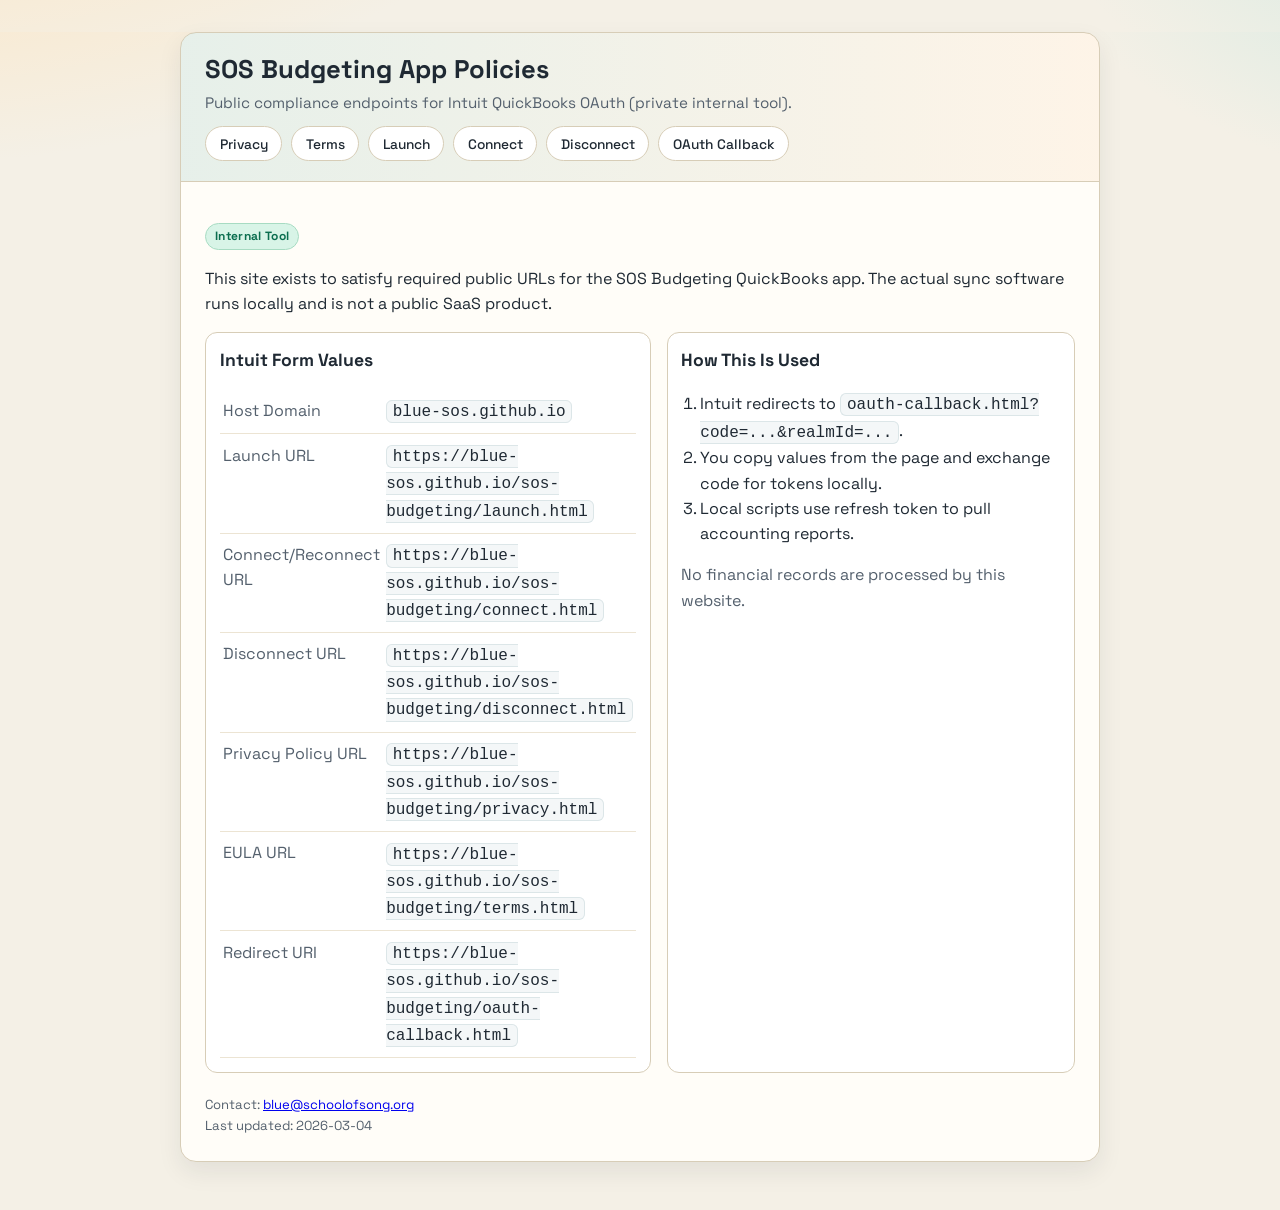
<file: site/index.html>
<!doctype html>
<html lang="en">
  <head>
    <meta charset="utf-8" />
    <meta name="viewport" content="width=device-width, initial-scale=1" />
    <title>SOS Budgeting App Policies</title>
    <meta name="description" content="Policy and callback endpoints for SOS Budgeting QuickBooks integration." />
    <link rel="stylesheet" href="./assets/style.css" />
  </head>
  <body>
    <main>
      <section class="card">
        <div class="header">
          <h1>SOS Budgeting App Policies</h1>
          <p>Public compliance endpoints for Intuit QuickBooks OAuth (private internal tool).</p>
          <div class="nav">
            <a href="./privacy.html">Privacy</a>
            <a href="./terms.html">Terms</a>
            <a href="./launch.html">Launch</a>
            <a href="./connect.html">Connect</a>
            <a href="./disconnect.html">Disconnect</a>
            <a href="./oauth-callback.html">OAuth Callback</a>
          </div>
        </div>
        <div class="content">
          <p><span class="badge">Internal Tool</span></p>
          <p>
            This site exists to satisfy required public URLs for the SOS Budgeting QuickBooks app.
            The actual sync software runs locally and is not a public SaaS product.
          </p>

          <div class="grid two">
            <div class="panel">
              <h2>Intuit Form Values</h2>
              <table class="kv">
                <tr><td>Host Domain</td><td><code>blue-sos.github.io</code></td></tr>
                <tr><td>Launch URL</td><td><code>https://blue-sos.github.io/sos-budgeting/launch.html</code></td></tr>
                <tr><td>Connect/Reconnect URL</td><td><code>https://blue-sos.github.io/sos-budgeting/connect.html</code></td></tr>
                <tr><td>Disconnect URL</td><td><code>https://blue-sos.github.io/sos-budgeting/disconnect.html</code></td></tr>
                <tr><td>Privacy Policy URL</td><td><code>https://blue-sos.github.io/sos-budgeting/privacy.html</code></td></tr>
                <tr><td>EULA URL</td><td><code>https://blue-sos.github.io/sos-budgeting/terms.html</code></td></tr>
                <tr><td>Redirect URI</td><td><code>https://blue-sos.github.io/sos-budgeting/oauth-callback.html</code></td></tr>
              </table>
            </div>

            <div class="panel">
              <h2>How This Is Used</h2>
              <ol>
                <li>Intuit redirects to <code>oauth-callback.html?code=...&amp;realmId=...</code>.</li>
                <li>You copy values from the page and exchange code for tokens locally.</li>
                <li>Local scripts use refresh token to pull accounting reports.</li>
              </ol>
              <p class="muted">No financial records are processed by this website.</p>
            </div>
          </div>

          <div class="footer">
            Contact: <a href="mailto:blue@schoolofsong.org">blue@schoolofsong.org</a><br />
            Last updated: 2026-03-04
          </div>
        </div>
      </section>
    </main>
  </body>
</html>
</file>
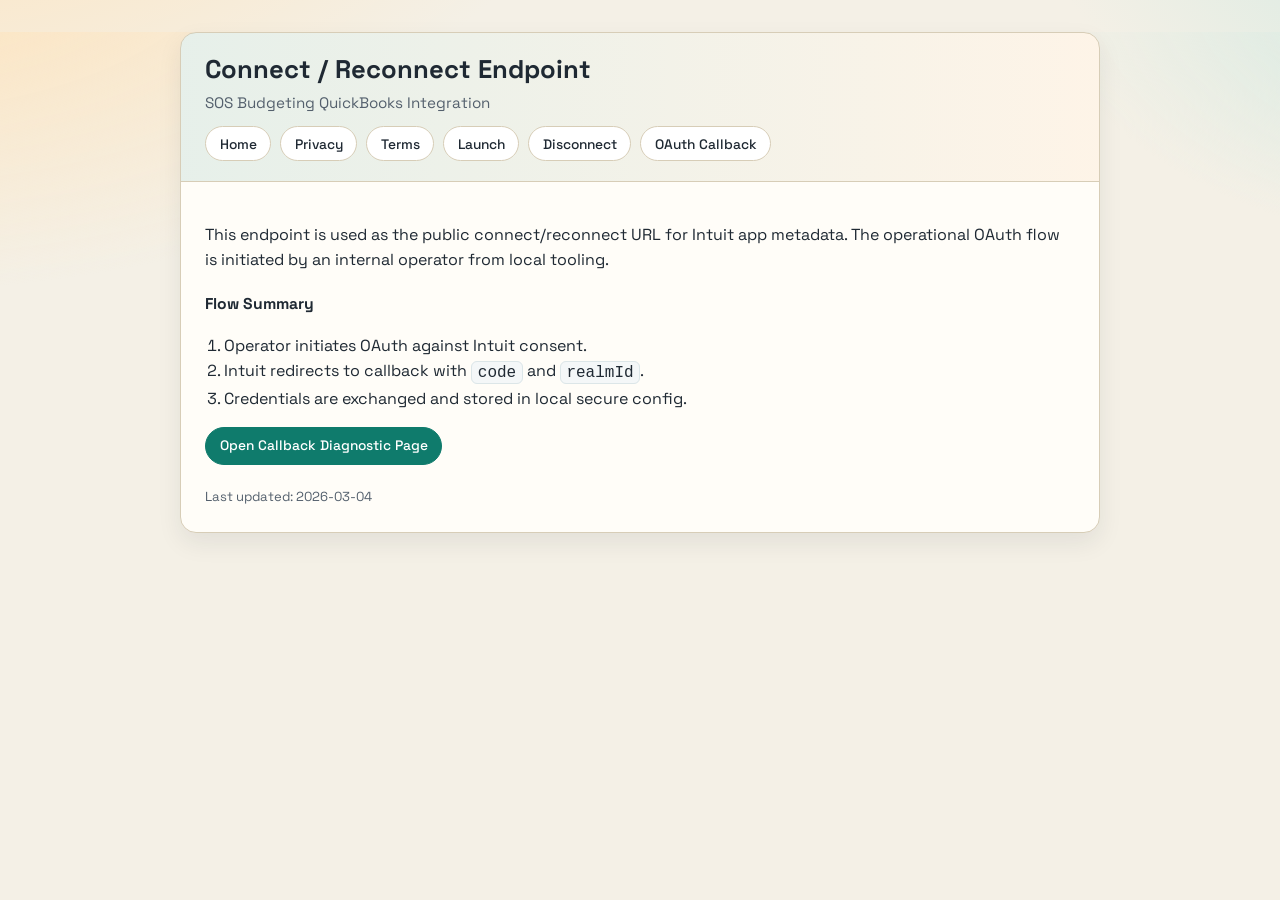
<file: site/connect.html>
<!doctype html>
<html lang="en">
  <head>
    <meta charset="utf-8" />
    <meta name="viewport" content="width=device-width, initial-scale=1" />
    <title>Connect | SOS Budgeting</title>
    <link rel="stylesheet" href="./assets/style.css" />
  </head>
  <body>
    <main>
      <section class="card">
        <div class="header">
          <h1>Connect / Reconnect Endpoint</h1>
          <p>SOS Budgeting QuickBooks Integration</p>
          <div class="nav">
            <a href="./index.html">Home</a>
            <a href="./privacy.html">Privacy</a>
            <a href="./terms.html">Terms</a>
            <a href="./launch.html">Launch</a>
            <a href="./disconnect.html">Disconnect</a>
            <a href="./oauth-callback.html">OAuth Callback</a>
          </div>
        </div>
        <div class="content">
          <p>
            This endpoint is used as the public connect/reconnect URL for Intuit app metadata.
            The operational OAuth flow is initiated by an internal operator from local tooling.
          </p>

          <h3>Flow Summary</h3>
          <ol>
            <li>Operator initiates OAuth against Intuit consent.</li>
            <li>Intuit redirects to callback with <code>code</code> and <code>realmId</code>.</li>
            <li>Credentials are exchanged and stored in local secure config.</li>
          </ol>

          <p>
            <a class="button primary" href="./oauth-callback.html">Open Callback Diagnostic Page</a>
          </p>

          <div class="footer">Last updated: 2026-03-04</div>
        </div>
      </section>
    </main>
  </body>
</html>
</file>
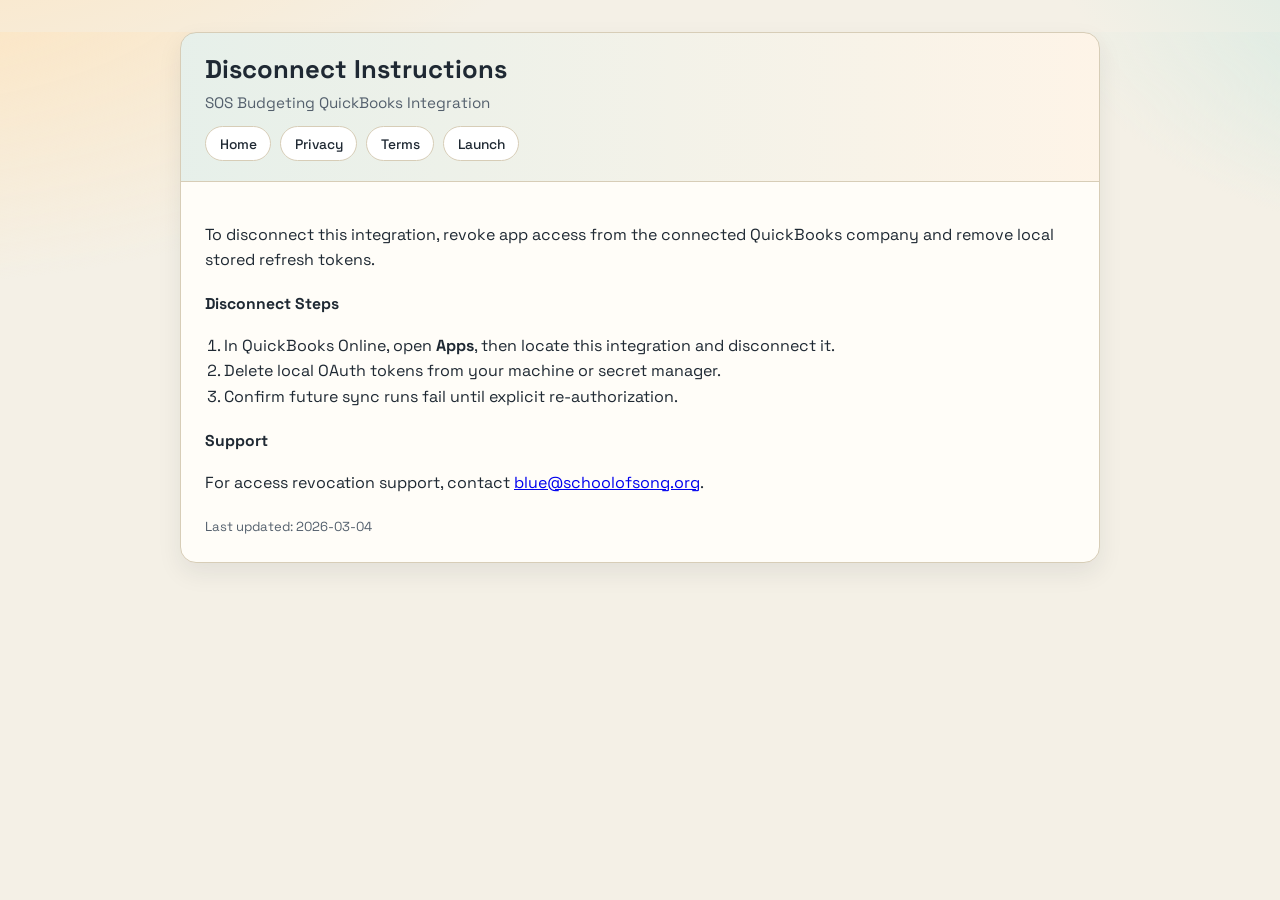
<file: site/disconnect.html>
<!doctype html>
<html lang="en">
  <head>
    <meta charset="utf-8" />
    <meta name="viewport" content="width=device-width, initial-scale=1" />
    <title>Disconnect | SOS Budgeting</title>
    <link rel="stylesheet" href="./assets/style.css" />
  </head>
  <body>
    <main>
      <section class="card">
        <div class="header">
          <h1>Disconnect Instructions</h1>
          <p>SOS Budgeting QuickBooks Integration</p>
          <div class="nav">
            <a href="./index.html">Home</a>
            <a href="./privacy.html">Privacy</a>
            <a href="./terms.html">Terms</a>
            <a href="./launch.html">Launch</a>
          </div>
        </div>
        <div class="content">
          <p>
            To disconnect this integration, revoke app access from the connected QuickBooks company and remove
            local stored refresh tokens.
          </p>

          <h3>Disconnect Steps</h3>
          <ol>
            <li>In QuickBooks Online, open <strong>Apps</strong>, then locate this integration and disconnect it.</li>
            <li>Delete local OAuth tokens from your machine or secret manager.</li>
            <li>Confirm future sync runs fail until explicit re-authorization.</li>
          </ol>

          <h3>Support</h3>
          <p>
            For access revocation support, contact
            <a href="mailto:blue@schoolofsong.org">blue@schoolofsong.org</a>.
          </p>

          <div class="footer">Last updated: 2026-03-04</div>
        </div>
      </section>
    </main>
  </body>
</html>
</file>
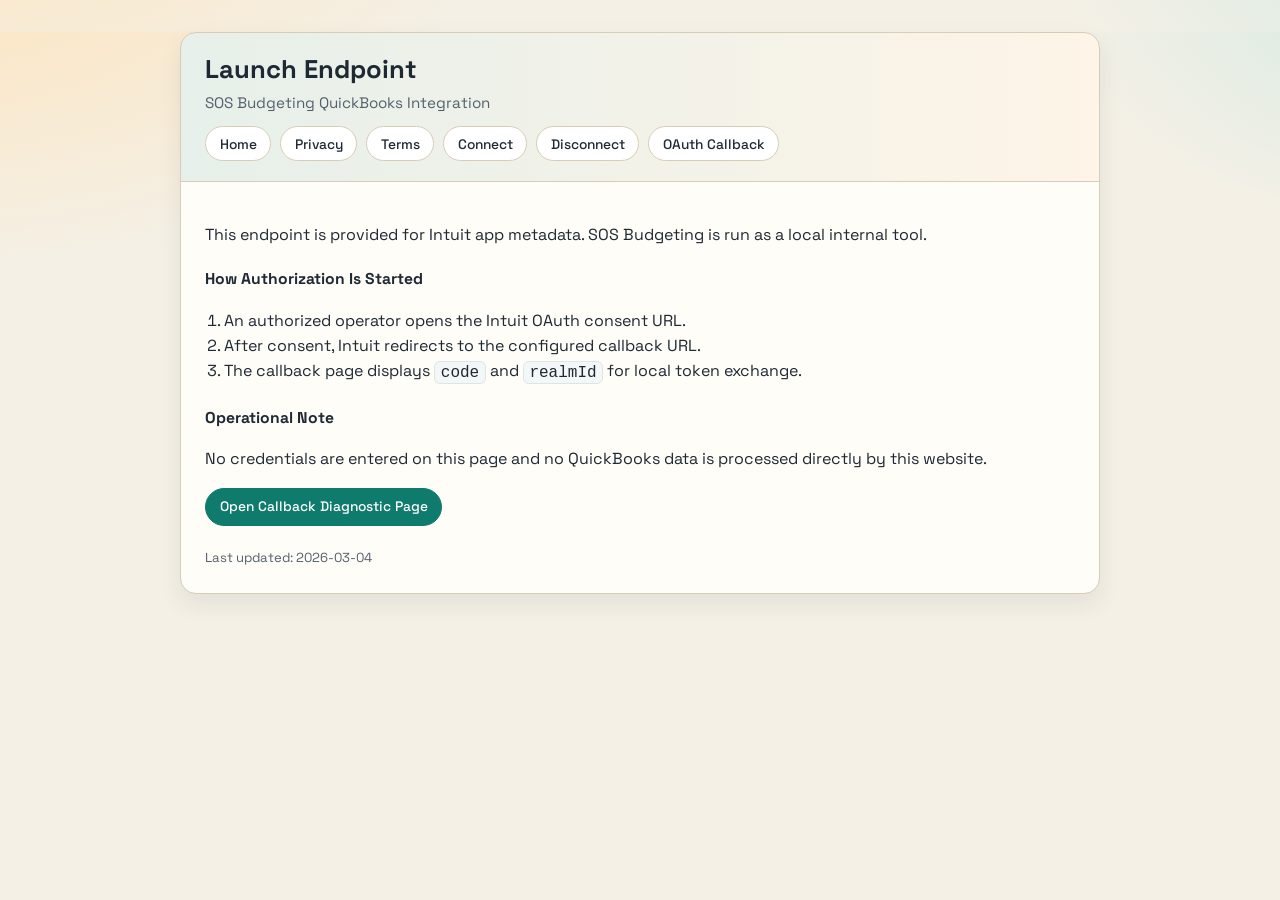
<file: site/launch.html>
<!doctype html>
<html lang="en">
  <head>
    <meta charset="utf-8" />
    <meta name="viewport" content="width=device-width, initial-scale=1" />
    <title>Launch | SOS Budgeting</title>
    <link rel="stylesheet" href="./assets/style.css" />
  </head>
  <body>
    <main>
      <section class="card">
        <div class="header">
          <h1>Launch Endpoint</h1>
          <p>SOS Budgeting QuickBooks Integration</p>
          <div class="nav">
            <a href="./index.html">Home</a>
            <a href="./privacy.html">Privacy</a>
            <a href="./terms.html">Terms</a>
            <a href="./connect.html">Connect</a>
            <a href="./disconnect.html">Disconnect</a>
            <a href="./oauth-callback.html">OAuth Callback</a>
          </div>
        </div>
        <div class="content">
          <p>
            This endpoint is provided for Intuit app metadata. SOS Budgeting is run as a local internal tool.
          </p>

          <h3>How Authorization Is Started</h3>
          <ol>
            <li>An authorized operator opens the Intuit OAuth consent URL.</li>
            <li>After consent, Intuit redirects to the configured callback URL.</li>
            <li>The callback page displays <code>code</code> and <code>realmId</code> for local token exchange.</li>
          </ol>

          <h3>Operational Note</h3>
          <p>
            No credentials are entered on this page and no QuickBooks data is processed directly by this website.
          </p>

          <p>
            <a class="button primary" href="./oauth-callback.html">Open Callback Diagnostic Page</a>
          </p>

          <div class="footer">Last updated: 2026-03-04</div>
        </div>
      </section>
    </main>
  </body>
</html>
</file>
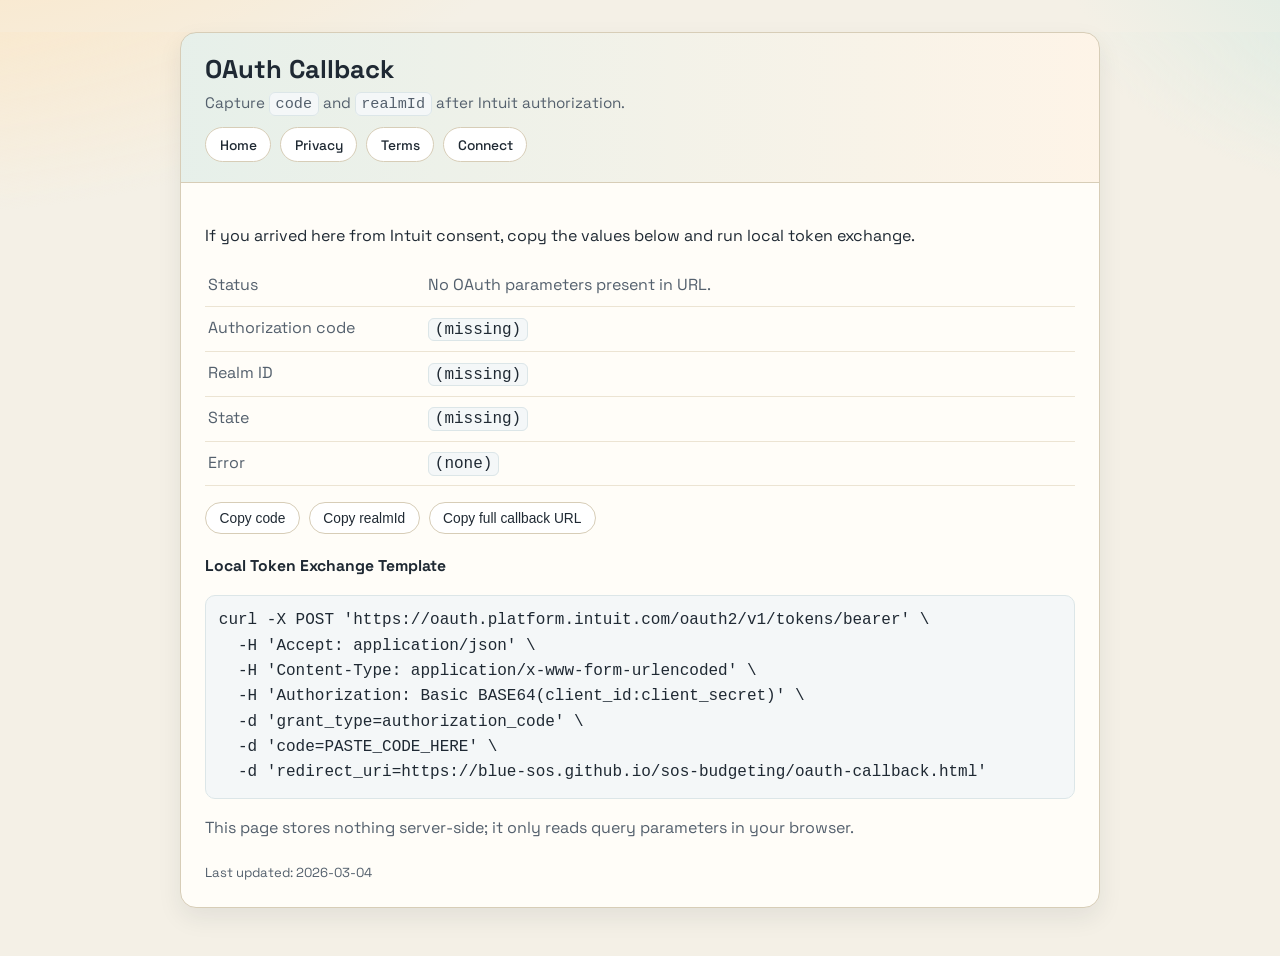
<file: site/oauth-callback.html>
<!doctype html>
<html lang="en">
  <head>
    <meta charset="utf-8" />
    <meta name="viewport" content="width=device-width, initial-scale=1" />
    <title>OAuth Callback | SOS Budgeting</title>
    <link rel="stylesheet" href="./assets/style.css" />
  </head>
  <body>
    <main>
      <section class="card">
        <div class="header">
          <h1>OAuth Callback</h1>
          <p>Capture <code>code</code> and <code>realmId</code> after Intuit authorization.</p>
          <div class="nav">
            <a href="./index.html">Home</a>
            <a href="./privacy.html">Privacy</a>
            <a href="./terms.html">Terms</a>
            <a href="./connect.html">Connect</a>
          </div>
        </div>
        <div class="content">
          <p>
            If you arrived here from Intuit consent, copy the values below and run local token exchange.
          </p>

          <table class="kv" id="result-table">
            <tr><td>Status</td><td id="status">Waiting for callback parameters...</td></tr>
            <tr><td>Authorization code</td><td><code id="code">(missing)</code></td></tr>
            <tr><td>Realm ID</td><td><code id="realm">(missing)</code></td></tr>
            <tr><td>State</td><td><code id="state">(missing)</code></td></tr>
            <tr><td>Error</td><td><code id="error">(none)</code></td></tr>
          </table>

          <div class="nav" style="margin-top: 1rem">
            <button class="button" id="copy-code" type="button">Copy code</button>
            <button class="button" id="copy-realm" type="button">Copy realmId</button>
            <button class="button" id="copy-url" type="button">Copy full callback URL</button>
          </div>

          <h3>Local Token Exchange Template</h3>
          <pre id="token-template">curl -X POST 'https://oauth.platform.intuit.com/oauth2/v1/tokens/bearer' \
  -H 'Accept: application/json' \
  -H 'Content-Type: application/x-www-form-urlencoded' \
  -H 'Authorization: Basic BASE64(client_id:client_secret)' \
  -d 'grant_type=authorization_code' \
  -d 'code=PASTE_CODE_HERE' \
  -d 'redirect_uri=https://blue-sos.github.io/sos-budgeting/oauth-callback.html'</pre>

          <p class="muted">
            This page stores nothing server-side; it only reads query parameters in your browser.
          </p>

          <div class="footer">Last updated: 2026-03-04</div>
        </div>
      </section>
    </main>

    <script>
      (function () {
        var params = new URLSearchParams(window.location.search);
        var code = params.get('code') || '';
        var realmId = params.get('realmId') || '';
        var state = params.get('state') || '';
        var error = params.get('error') || params.get('error_description') || '';

        var status = document.getElementById('status');
        var codeEl = document.getElementById('code');
        var realmEl = document.getElementById('realm');
        var stateEl = document.getElementById('state');
        var errorEl = document.getElementById('error');
        var tplEl = document.getElementById('token-template');

        if (code && realmId) {
          status.textContent = 'Authorization callback received.';
          status.style.color = '#0b6e4f';
          codeEl.textContent = code;
          realmEl.textContent = realmId;
          stateEl.textContent = state || '(empty)';
          errorEl.textContent = '(none)';

          tplEl.textContent = tplEl.textContent.replace('PASTE_CODE_HERE', code);
        } else if (error) {
          status.textContent = 'Authorization returned an error.';
          status.style.color = '#9b2c2c';
          errorEl.textContent = error;
        } else {
          status.textContent = 'No OAuth parameters present in URL.';
          status.style.color = '#54606d';
        }

        function copyValue(value) {
          if (!value) {
            return;
          }
          navigator.clipboard.writeText(value);
        }

        document.getElementById('copy-code').addEventListener('click', function () {
          copyValue(code);
        });

        document.getElementById('copy-realm').addEventListener('click', function () {
          copyValue(realmId);
        });

        document.getElementById('copy-url').addEventListener('click', function () {
          copyValue(window.location.href);
        });
      })();
    </script>
  </body>
</html>
</file>
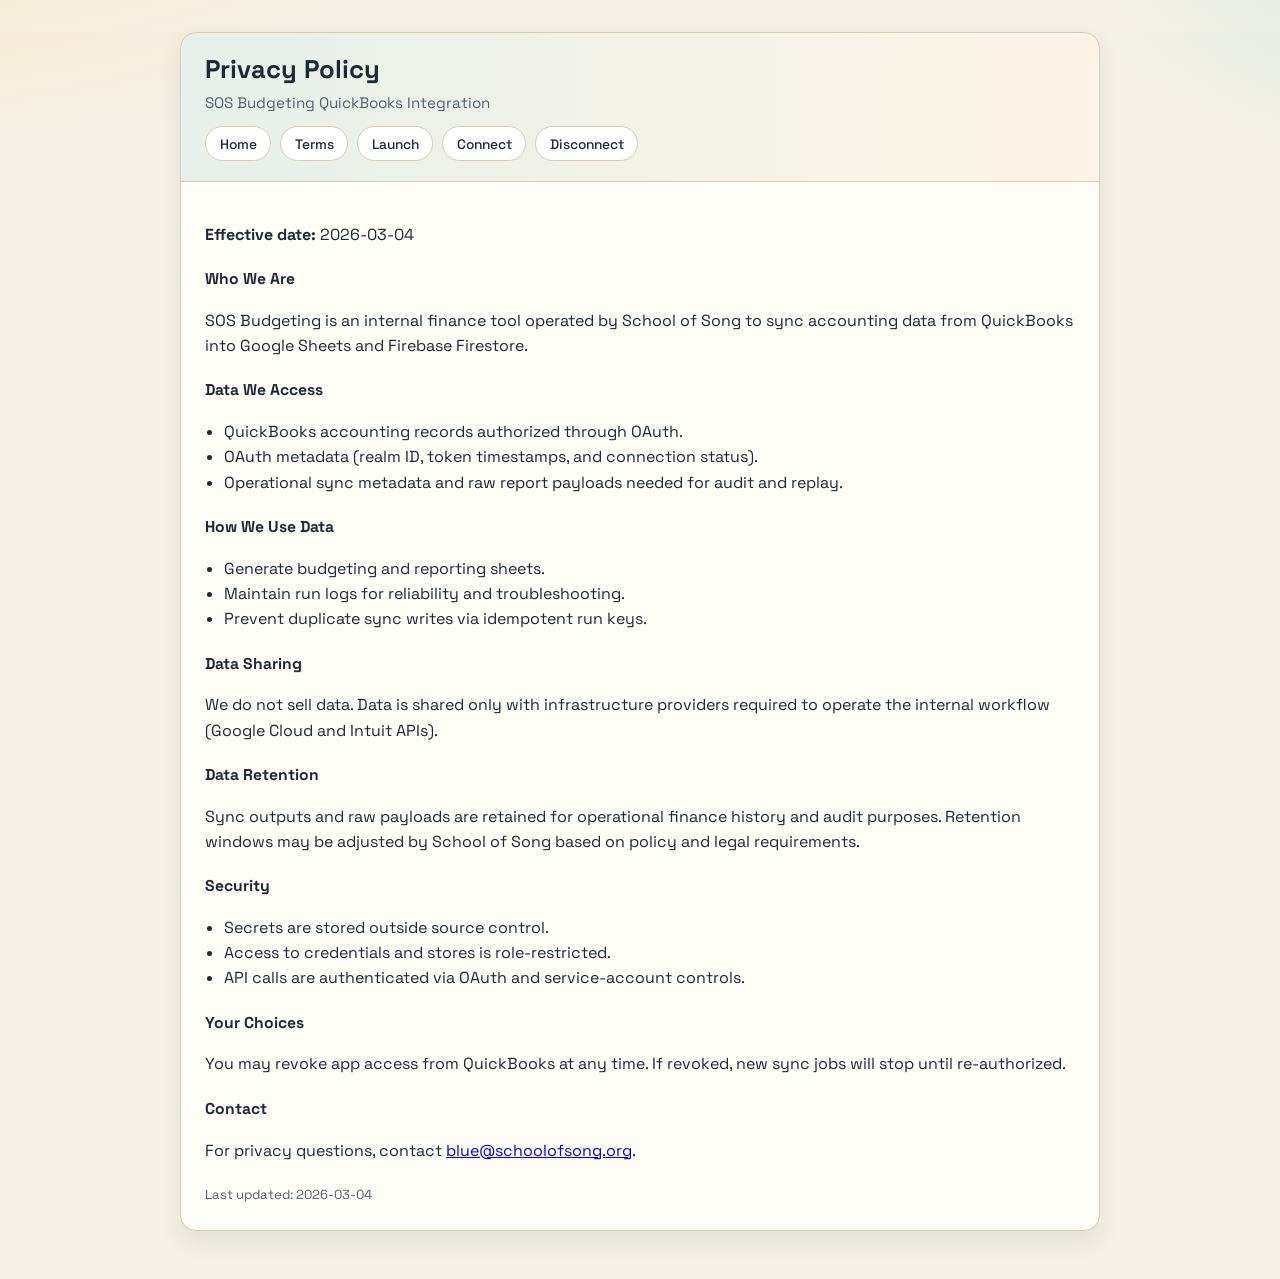
<file: site/privacy.html>
<!doctype html>
<html lang="en">
  <head>
    <meta charset="utf-8" />
    <meta name="viewport" content="width=device-width, initial-scale=1" />
    <title>Privacy Policy | SOS Budgeting</title>
    <link rel="stylesheet" href="./assets/style.css" />
  </head>
  <body>
    <main>
      <section class="card">
        <div class="header">
          <h1>Privacy Policy</h1>
          <p>SOS Budgeting QuickBooks Integration</p>
          <div class="nav">
            <a href="./index.html">Home</a>
            <a href="./terms.html">Terms</a>
            <a href="./launch.html">Launch</a>
            <a href="./connect.html">Connect</a>
            <a href="./disconnect.html">Disconnect</a>
          </div>
        </div>
        <div class="content">
          <p><strong>Effective date:</strong> 2026-03-04</p>

          <h3>Who We Are</h3>
          <p>
            SOS Budgeting is an internal finance tool operated by School of Song to sync accounting data
            from QuickBooks into Google Sheets and Firebase Firestore.
          </p>

          <h3>Data We Access</h3>
          <ul>
            <li>QuickBooks accounting records authorized through OAuth.</li>
            <li>OAuth metadata (realm ID, token timestamps, and connection status).</li>
            <li>Operational sync metadata and raw report payloads needed for audit and replay.</li>
          </ul>

          <h3>How We Use Data</h3>
          <ul>
            <li>Generate budgeting and reporting sheets.</li>
            <li>Maintain run logs for reliability and troubleshooting.</li>
            <li>Prevent duplicate sync writes via idempotent run keys.</li>
          </ul>

          <h3>Data Sharing</h3>
          <p>
            We do not sell data. Data is shared only with infrastructure providers required to operate the
            internal workflow (Google Cloud and Intuit APIs).
          </p>

          <h3>Data Retention</h3>
          <p>
            Sync outputs and raw payloads are retained for operational finance history and audit purposes.
            Retention windows may be adjusted by School of Song based on policy and legal requirements.
          </p>

          <h3>Security</h3>
          <ul>
            <li>Secrets are stored outside source control.</li>
            <li>Access to credentials and stores is role-restricted.</li>
            <li>API calls are authenticated via OAuth and service-account controls.</li>
          </ul>

          <h3>Your Choices</h3>
          <p>
            You may revoke app access from QuickBooks at any time. If revoked, new sync jobs will stop until
            re-authorized.
          </p>

          <h3>Contact</h3>
          <p>
            For privacy questions, contact
            <a href="mailto:blue@schoolofsong.org">blue@schoolofsong.org</a>.
          </p>

          <div class="footer">Last updated: 2026-03-04</div>
        </div>
      </section>
    </main>
  </body>
</html>
</file>
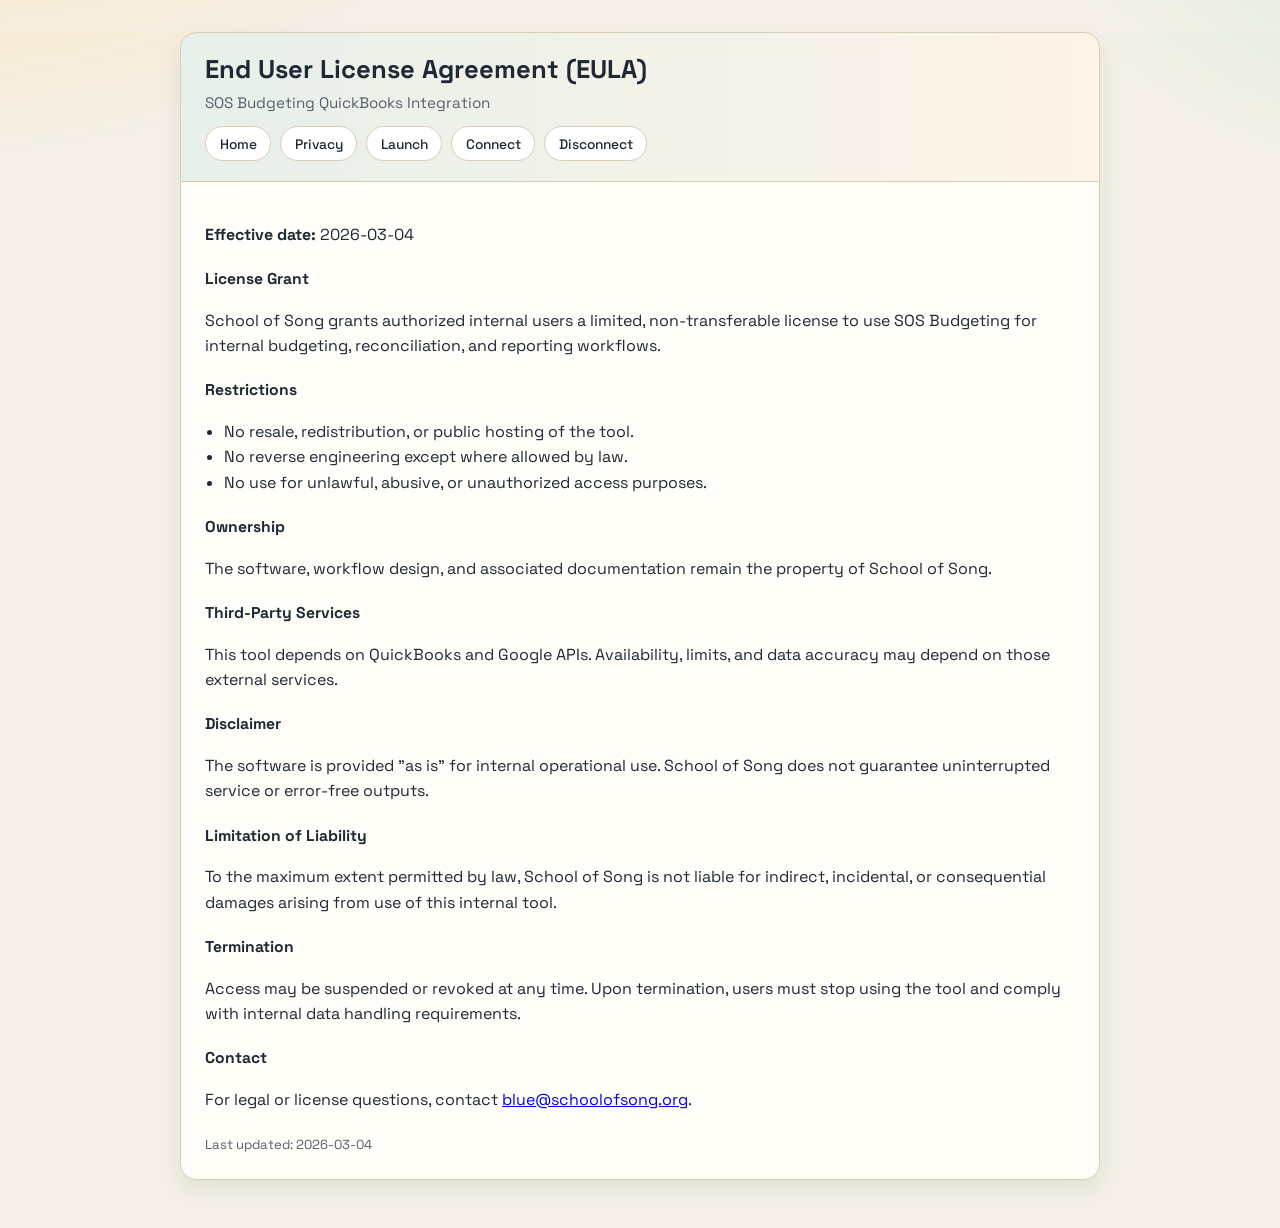
<file: site/terms.html>
<!doctype html>
<html lang="en">
  <head>
    <meta charset="utf-8" />
    <meta name="viewport" content="width=device-width, initial-scale=1" />
    <title>Terms of Use | SOS Budgeting</title>
    <link rel="stylesheet" href="./assets/style.css" />
  </head>
  <body>
    <main>
      <section class="card">
        <div class="header">
          <h1>End User License Agreement (EULA)</h1>
          <p>SOS Budgeting QuickBooks Integration</p>
          <div class="nav">
            <a href="./index.html">Home</a>
            <a href="./privacy.html">Privacy</a>
            <a href="./launch.html">Launch</a>
            <a href="./connect.html">Connect</a>
            <a href="./disconnect.html">Disconnect</a>
          </div>
        </div>
        <div class="content">
          <p><strong>Effective date:</strong> 2026-03-04</p>

          <h3>License Grant</h3>
          <p>
            School of Song grants authorized internal users a limited, non-transferable license to use SOS
            Budgeting for internal budgeting, reconciliation, and reporting workflows.
          </p>

          <h3>Restrictions</h3>
          <ul>
            <li>No resale, redistribution, or public hosting of the tool.</li>
            <li>No reverse engineering except where allowed by law.</li>
            <li>No use for unlawful, abusive, or unauthorized access purposes.</li>
          </ul>

          <h3>Ownership</h3>
          <p>
            The software, workflow design, and associated documentation remain the property of School of Song.
          </p>

          <h3>Third-Party Services</h3>
          <p>
            This tool depends on QuickBooks and Google APIs. Availability, limits, and data accuracy may depend
            on those external services.
          </p>

          <h3>Disclaimer</h3>
          <p>
            The software is provided "as is" for internal operational use. School of Song does not guarantee
            uninterrupted service or error-free outputs.
          </p>

          <h3>Limitation of Liability</h3>
          <p>
            To the maximum extent permitted by law, School of Song is not liable for indirect, incidental, or
            consequential damages arising from use of this internal tool.
          </p>

          <h3>Termination</h3>
          <p>
            Access may be suspended or revoked at any time. Upon termination, users must stop using the tool and
            comply with internal data handling requirements.
          </p>

          <h3>Contact</h3>
          <p>
            For legal or license questions, contact
            <a href="mailto:blue@schoolofsong.org">blue@schoolofsong.org</a>.
          </p>

          <div class="footer">Last updated: 2026-03-04</div>
        </div>
      </section>
    </main>
  </body>
</html>
</file>
<file: site/assets/style.css>
@import url('https://fonts.googleapis.com/css2?family=Space+Grotesk:wght@400;500;700&display=swap');

:root {
  --bg: #f4f0e6;
  --ink: #1f2933;
  --muted: #54606d;
  --brand: #0f7b6c;
  --brand-2: #f08a24;
  --card: #fffdf8;
  --edge: #d7cdb7;
  --success: #0b6e4f;
}

* {
  box-sizing: border-box;
}

html,
body {
  margin: 0;
  padding: 0;
  min-height: 100%;
  font-family: 'Space Grotesk', sans-serif;
  color: var(--ink);
  background:
    radial-gradient(1200px 600px at -10% -20%, #ffe2b8 0%, transparent 60%),
    radial-gradient(900px 500px at 120% -10%, #cbe8e1 0%, transparent 55%),
    var(--bg);
}

main {
  width: min(920px, 100% - 2rem);
  margin: 2rem auto 3rem;
}

.card {
  background: var(--card);
  border: 1px solid var(--edge);
  border-radius: 16px;
  box-shadow: 0 10px 24px rgba(31, 41, 51, 0.08);
  overflow: hidden;
}

.header {
  padding: 1.25rem 1.5rem;
  border-bottom: 1px solid var(--edge);
  background: linear-gradient(90deg, rgba(15, 123, 108, 0.1), rgba(240, 138, 36, 0.08));
}

.header h1 {
  margin: 0;
  font-size: clamp(1.15rem, 2.2vw, 1.6rem);
}

.header p {
  margin: 0.5rem 0 0;
  color: var(--muted);
  font-size: 0.95rem;
}

.content {
  padding: 1.5rem;
  line-height: 1.58;
}

.muted {
  color: var(--muted);
}

.nav {
  display: flex;
  flex-wrap: wrap;
  gap: 0.55rem;
  margin-top: 0.9rem;
}

.nav a,
.button {
  display: inline-block;
  text-decoration: none;
  color: var(--ink);
  border: 1px solid var(--edge);
  border-radius: 999px;
  padding: 0.45rem 0.85rem;
  font-size: 0.86rem;
  font-weight: 500;
  background: #fff;
}

.nav a:hover,
.button:hover {
  border-color: var(--brand);
}

.button.primary {
  color: #fff;
  background: var(--brand);
  border-color: var(--brand);
}

.button.primary:hover {
  filter: brightness(0.95);
}

h2 {
  margin-top: 0;
  font-size: 1.1rem;
}

h3 {
  margin-bottom: 0.4rem;
  margin-top: 1.25rem;
  font-size: 0.98rem;
}

code,
pre {
  font-family: 'Courier New', monospace;
  background: #f4f7f8;
  border: 1px solid #dce6e8;
}

code {
  padding: 0.1rem 0.35rem;
  border-radius: 6px;
}

pre {
  padding: 0.8rem;
  border-radius: 10px;
  overflow-x: auto;
}

ul,
ol {
  padding-left: 1.2rem;
}

.grid {
  display: grid;
  grid-template-columns: 1fr;
  gap: 1rem;
}

@media (min-width: 760px) {
  .grid.two {
    grid-template-columns: 1fr 1fr;
  }
}

.badge {
  display: inline-block;
  font-size: 0.75rem;
  font-weight: 700;
  letter-spacing: 0.03em;
  color: var(--success);
  background: #d8f4e7;
  border: 1px solid #a7dbc2;
  border-radius: 999px;
  padding: 0.2rem 0.55rem;
}

.panel {
  border: 1px solid var(--edge);
  border-radius: 12px;
  padding: 0.85rem;
  background: #fff;
}

.kv {
  width: 100%;
  border-collapse: collapse;
}

.kv td {
  border-bottom: 1px solid #ece4d3;
  padding: 0.52rem 0.2rem;
  vertical-align: top;
}

.kv td:first-child {
  color: var(--muted);
  width: 220px;
}

.footer {
  margin-top: 1.4rem;
  font-size: 0.82rem;
  color: var(--muted);
}
</file>
